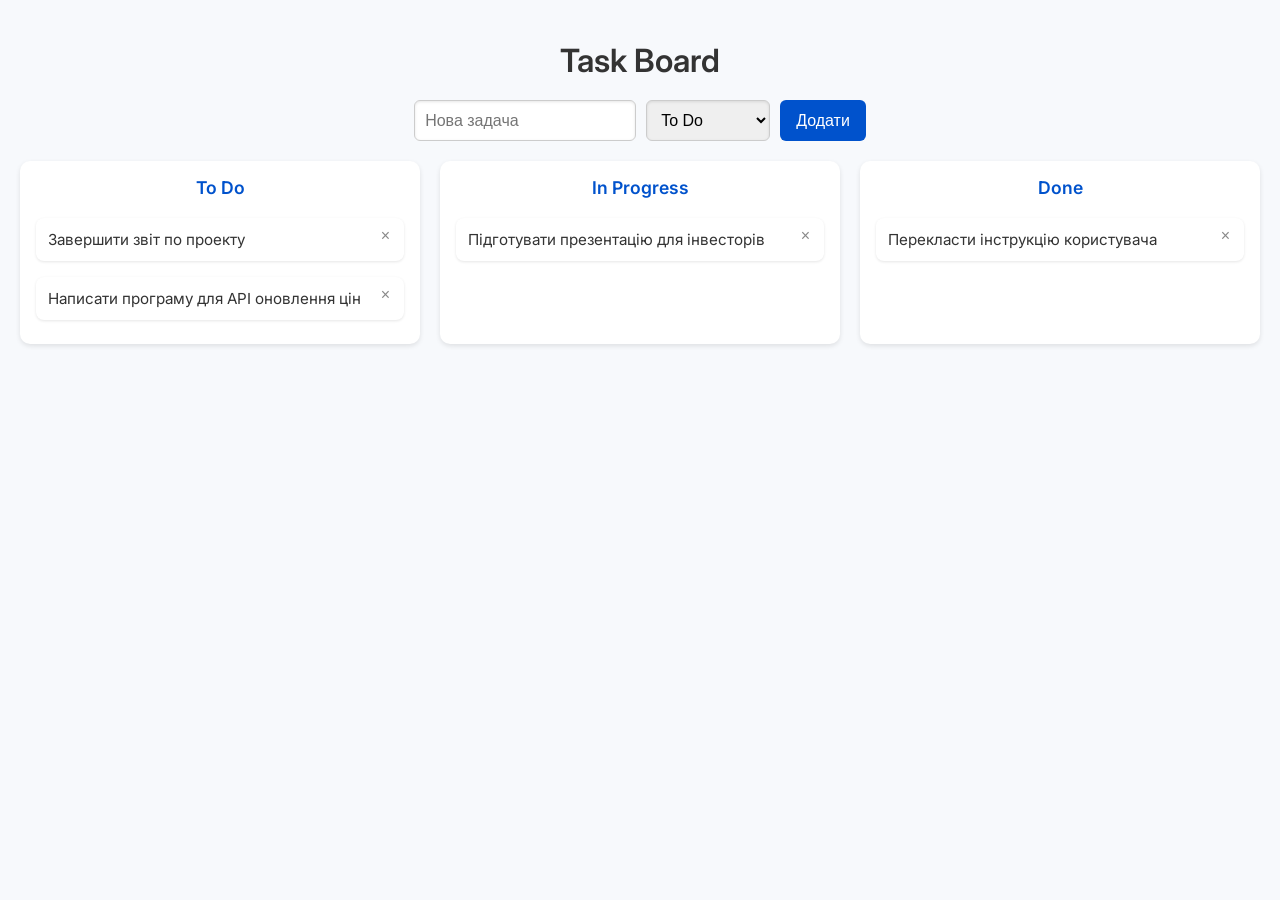
<file: task.html>
<!DOCTYPE html>
<html lang="uk">
<head>
  <meta charset="UTF-8">
  <meta name="viewport" content="width=device-width, initial-scale=1.0">
  <title>Kanban Board</title>
  <link rel="stylesheet" href="./task.css">
</head>
<body>
  <h1>Task Board</h1>
  <div class="add-task">
    <input type="text" id="new-task-input" placeholder="Нова задача">
    <select id="new-task-column">
      <option value="todo">To Do</option>
      <option value="inProgress">In Progress</option>
      <option value="done">Done</option>
    </select>
    <button id="add-task-btn">Додати</button>
  </div>
  <div class="board">
    <div class="column" id="todo">
      <h2>To Do</h2>
    </div>
    <div class="column" id="inProgress">
      <h2>In Progress</h2>
    </div>
    <div class="column" id="done">
      <h2>Done</h2>
    </div>
  </div>
  <script src="./task.js"></script>
</body>
</html>
</file>
<file: task.css>
@import url('https://fonts.googleapis.com/css2?family=Inter:wght@400;600&display=swap');
body {
  margin: 0;
  padding: 20px;
  font-family: 'Inter', sans-serif;
  background: #f7f9fc;
  color: #333;
}
h1 {
  text-align: center;
  margin-bottom: 20px;
  font-weight: 600;
}
.add-task {
  display: flex;
  gap: 10px;
  justify-content: center;
  margin-bottom: 20px;
}
.add-task input, .add-task select {
  padding: 10px;
  border: 1px solid #ccc;
  border-radius: 6px;
  font-size: 1rem;
  box-shadow: inset 0 1px 3px rgba(0,0,0,0.1);
}
.add-task button {
  padding: 10px 16px;
  background: #0052cc;
  color: #fff;
  border: none;
  border-radius: 6px;
  font-size: 1rem;
  cursor: pointer;
  transition: background 0.2s;
}
.add-task button:hover {
  background: #003d99;
}
.board {
  display: flex;
  gap: 20px;
}
.column {
  background: #fff;
  border-radius: 10px;
  padding: 16px;
  flex: 1;
  display: flex;
  flex-direction: column;
  max-height: 80vh;
  overflow-y: auto;
  box-shadow: 0 2px 5px rgba(0,0,0,0.1);
  transition: background 0.2s;
}
.column h2 {
  text-align: center;
  margin: 0 0 12px;
  font-size: 1.1rem;
  font-weight: 600;
  color: #0052cc;
}
.column.dragover {
  background: #e1eaff;
}
.card {
  position: relative;
  background: #fff;
  margin: 8px 0;
  padding: 12px 40px 12px 12px;
  border-radius: 8px;
  box-shadow: 0 1px 3px rgba(0,0,0,0.1);
  cursor: move;
  user-select: none;
  transition: transform 0.1s, box-shadow 0.2s;
  font-size: 0.95rem;
}
.card:hover {
  box-shadow: 0 4px 10px rgba(0,0,0,0.15);
}
.card:active {
  transform: scale(1.02);
}
.delete-btn {
  position: absolute;
  top: 8px;
  right: 8px;
  background: transparent;
  border: none;
  font-size: 16px;
  color: #888;
  cursor: pointer;
  transition: color 0.2s;
}
.delete-btn:hover {
  color: #e74c3c;
}
</file>
